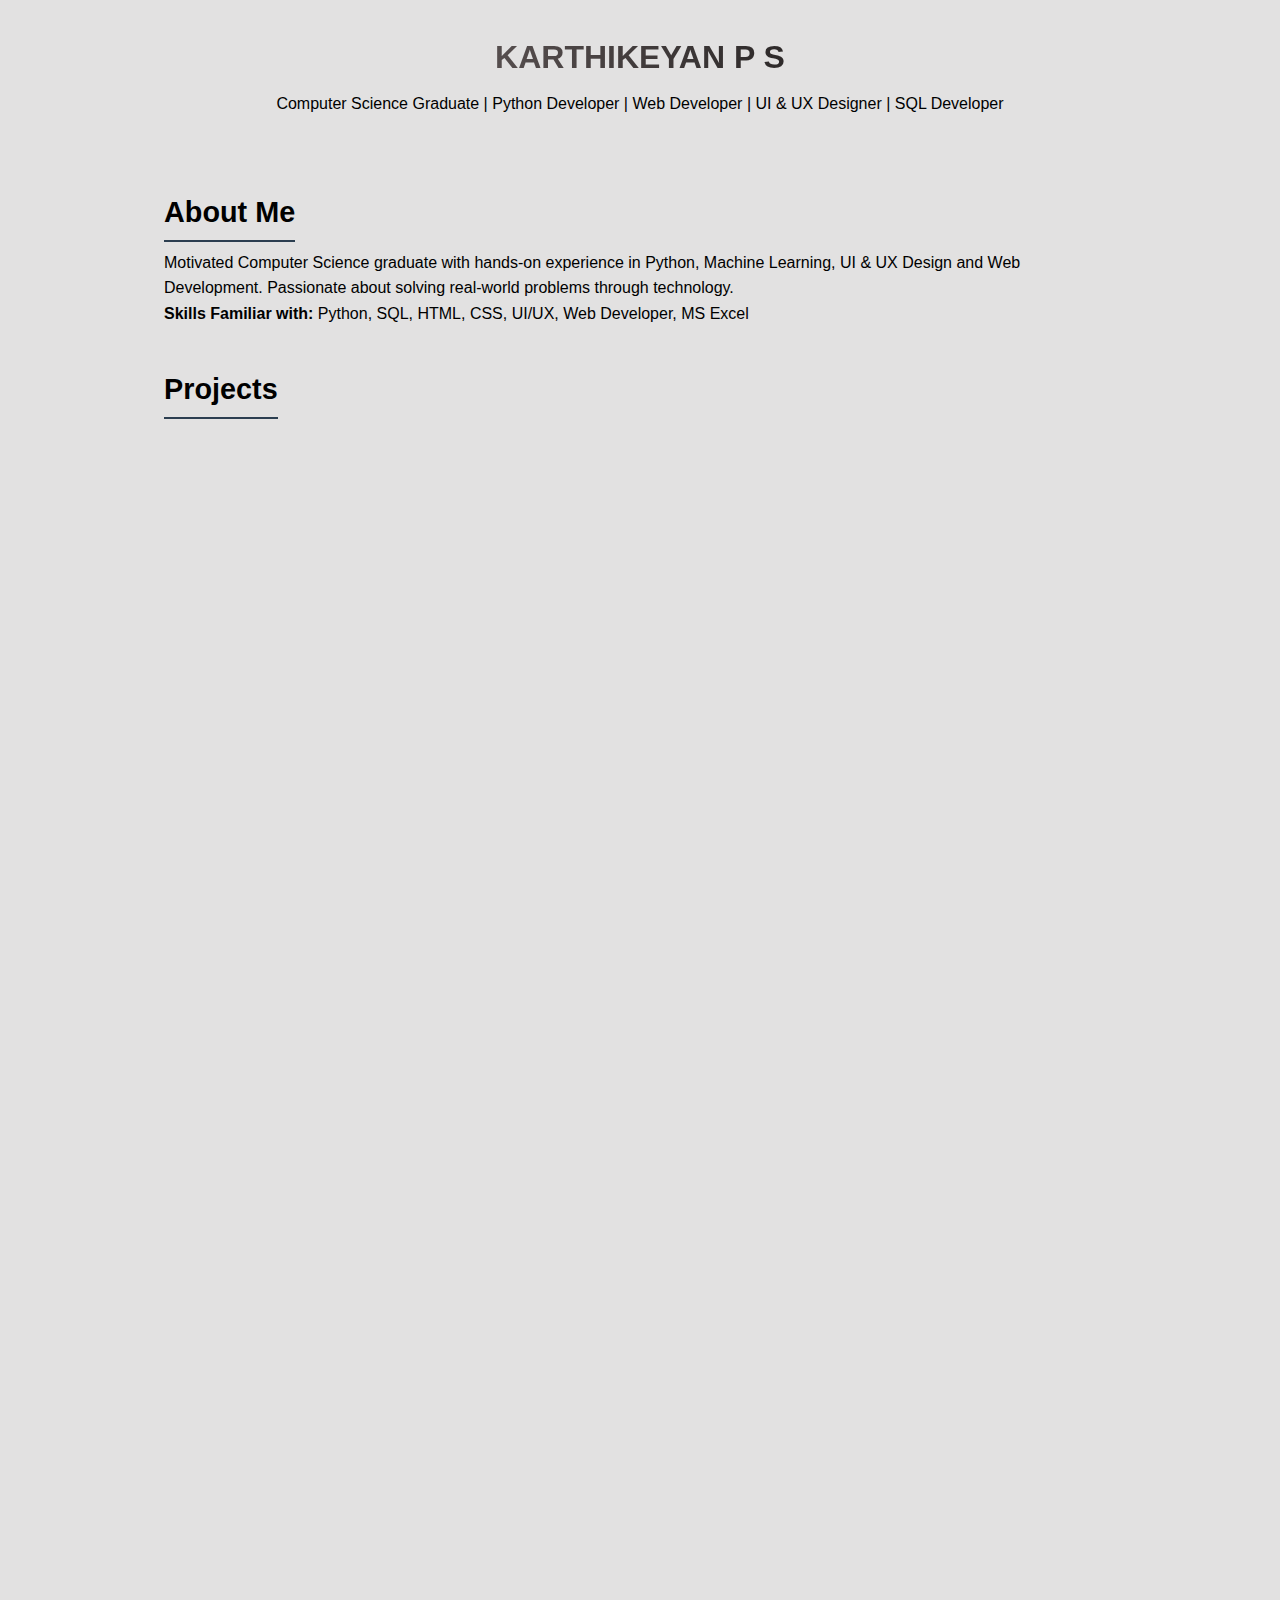
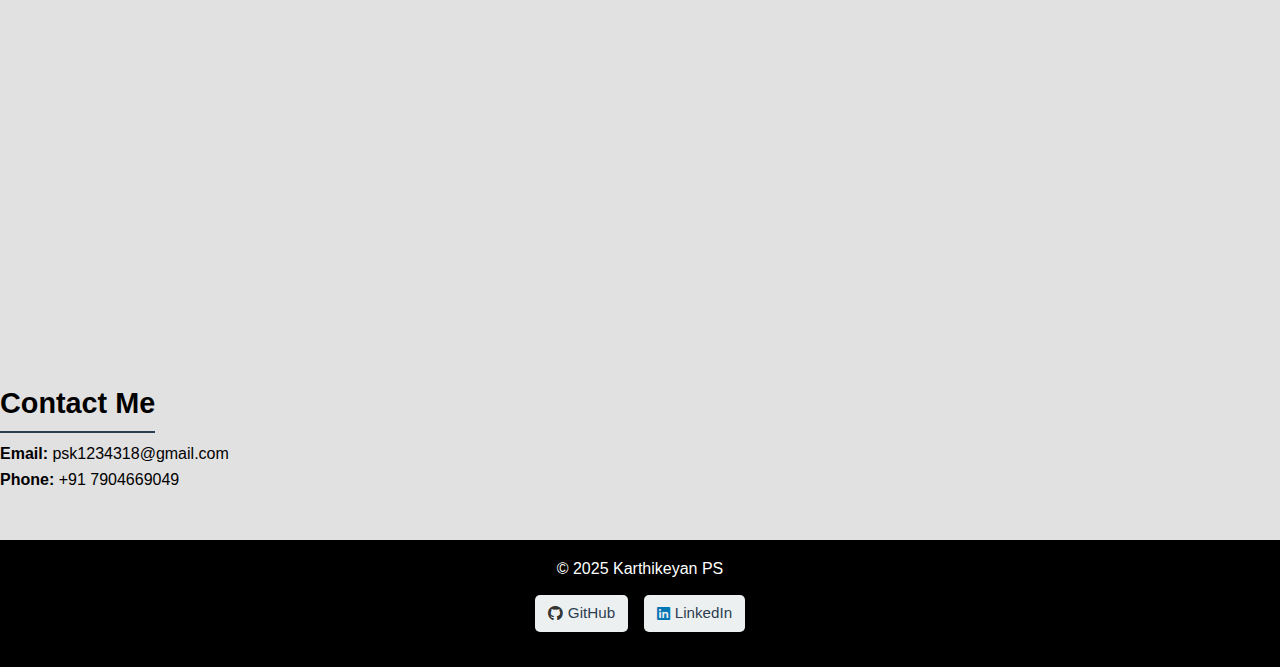
<file: index.html>
<!DOCTYPE html>
<html lang="en">
<head>
  <meta charset="UTF-8" />
  <meta name="viewport" content="width=device-width, initial-scale=1.0"/>
  <title>Karthikeyan PS | Portfolio</title>
  <link rel="stylesheet" href="assets/css/style.css" />
  <link rel="stylesheet" href="https://cdnjs.cloudflare.com/ajax/libs/font-awesome/6.4.0/css/all.min.css" />
</head>
  
<body>

  <div class="container">
    <header>
    
      <h1>KARTHIKEYAN P S</h1>
      <p>Computer Science Graduate | Python Developer | Web Developer | UI & UX Designer | SQL Developer</p>

    </header>

    <section id="about">
      <h2>About Me</h2>
      <p>
        Motivated Computer Science graduate with hands-on experience in Python, Machine Learning, UI & UX Design and Web Development. Passionate about solving real-world problems through technology.
      </p>
      <ul>
        <p><strong>Skills Familiar with:</strong> Python, SQL, HTML, CSS, UI/UX, Web Developer, MS Excel</p>
      </ul>
    </section>

    <section id="projects">
      <h2>Projects</h2>

      <div class="project">
          <h3>Tax invoice Table</h3>
          <a href="https://karthikeyan7325.github.io/Tax_invoice/" target="_blank">
            <img src="images/interface_design.jpg" alt="Interface Design Screenshot" />
          </a>
          <p>A clean and professional Tax Invoice Generator built using HTML and CSS, designed for easy customization and printing.</p>
          <p><strong>Technologies:</strong> HTML</p>
      </div>
        
        <div class="project">
          <h3>Glaucoma Screening Website</h3>
          <a href="instruct.html">
            <img src="images/glaucoma_site.jpg" alt="Glaucoma Screening Screenshot" />
          </a>
          <p>Created a Glaucoma Awareness website using HTML and CSS, featuring informative sections about the disease. Designed with a clean layout for easy reading and better public awareness.
.</p>
          <p><strong>Technologies:</strong> HTML & Python</p>
        </div>

        <div class="project">
          <h3>NASA Space Apps: Ocean Garden</h3>
          <a href="ocean-garden.html">
            <img src="images/nasa_ocean_garden.png" alt="Ocean Garden Project Screenshot" />
          </a>
          <p>
            Developed a solution to protect ocean ecosystems using technology and data visualization. Built a responsive website for awareness and educational outreach.
          </p>
          <p><strong>Technologies:</strong> HTML, CSS</p>
        </div>

        <div class="project">
          <h3>Pencil Art App UI/UX Design</h3>
          <a href="https://www.figma.com/proto/MRib3SRuYB4wghBJIc0Jma/Pencil-Art-App?node-id=10-160&p=f&t=3bIoAZzbqgSCOz3y-0&scaling=scale-down&content-scaling=fixed&page-id=0%3A1&starting-point-node-id=10%3A160" target="_blank">
            <img src="images/interface_design.jpg" alt="Interface Design Screenshot" />
          </a>
          <p>Designed a creative pencil art app in Figma featuring login and Google sign-in. Users can explore, download, like, and share pencil drawings in a clean, modern interface.</p>
          <p><strong>Tools:</strong> Figma</p>
        </div>

          <div class="project">
          <h3>Interactive poster</h3>
          <a href="https://www.figma.com/proto/eV142LMaxxMnt8qstt5dPS/Untitled?node-id=1-32&p=f&t=8BUEpvGOXbz5bMXx-0&scaling=scale-down&content-scaling=fixed&page-id=0%3A1" target="_blank">
            <img src="images/interface_design.jpg" alt="Interface Design Screenshot" />
          </a>
          <p>Designed an interactive poster in Figma with an animated background, blending motion and typography for an engaging visual impact. Focused on delivering a modern, motivational theme: Your Future in Your Hand.</p>
          <p><strong>Tools:</strong> Figma</p>
        </div>

          <div class="project">
          <h3>Interface Design Prototype</h3>
          <a href="https://www.figma.com/proto/9AZPYhbheKM1dROcnWL1VC/musically-app?node-id=119-2430&t=4CgH1le0HKG46iCt-0&scaling=contain&content-scaling=fixed&page-id=0%3A1&starting-point-node-id=119%3A2430" target="_blank">
            <img src="images/interface_design.jpg" alt="Interface Design Screenshot" />
          </a>
          <p>Looptune is a simple and modern music app prototype made in Figma, featuring clean screens for home, search, playlists, and now playing. I created it using a basic prototype flow for easy navigation and an enjoyable listening experience.
</p>
          <p><strong>Tools:</strong> Figma</p>
        </div>
        
        <div class="project">
          <h3>Vibrant UI for an Online Flower Store</h3>
          <a href="https://www.figma.com/proto/2TTa0fgPxnuc0xcpkOgcYg/Untitled?node-id=7-478&t=9Vf6LXFLkQujhKwT-0&scaling=contain&content-scaling=fixed&page-id=0%3A1&starting-point-node-id=7%3A478" target="_blank">
            <img src="images/interface_design.jpg" alt="Interface Design Screenshot" />
          </a>
          <p>Designed a modern flower shop website concept with vibrant UI showcasing different flowers. Focused on clean typography, engaging colors, and product details to enhance user experience.</p>
          <p><strong>Tools:</strong> Figma</p>
        </div>


        <div class="project">
          <h3>UI/UX Design – Societal Application</h3>
          <a href="https://www.figma.com/proto/IrRLUmDocNr9bn2ZurrBjM/sociality-application?node-id=3-34&p=f&t=JyQLgDdDLQVsOwNW-0&scaling=contain&content-scaling=fixed&page-id=0%3A1" target="_blank">
            <img src="images/societal_app_uiux.jpg" alt="Societal App UI/UX Design" />
          </a>
          <p>Designed an interactive mobile application interface using Figma, focused on community engagement, awareness, and social collaboration.</p>
          <p><strong>Tools Used:</strong> Figma</p>
        </div> 
       
      </div>
    </section>

    <section id="contact">
      <h2>Contact Me</h2>
      <p><strong>Email:</strong> psk1234318@gmail.com</p>
      <p><strong>Phone:</strong> +91 7904669049</p>
     
    </section>

    <footer>
      <p>&copy; 2025 Karthikeyan PS</p>
       <div class="social-links">
        <a href="https://github.com/karthikeyan7325" target="_blank" class="github">
          <i class="fab fa-github"></i> GitHub
        </a>
        <a href="https://www.linkedin.com/in/karthikeyan-ps-022699248" target="_blank" class="linkedin">
          <i class="fab fa-linkedin"></i> LinkedIn
        </a>
      </div>
    </footer>
  </div>

  <!-- Project Animation Script -->
  <script>
    document.addEventListener("DOMContentLoaded", () => {
      const projects = document.querySelectorAll('.project');
      const observer = new IntersectionObserver(entries => {
        entries.forEach(entry => {
          if (entry.isIntersecting) {
            entry.target.style.animationPlayState = 'running';
          }
        });
      }, { threshold: 0.3 });

      projects.forEach(project => {
        observer.observe(project);
        project.style.animationPlayState = 'paused';
      });
    });
  </script>
</body>
</html>
</file>
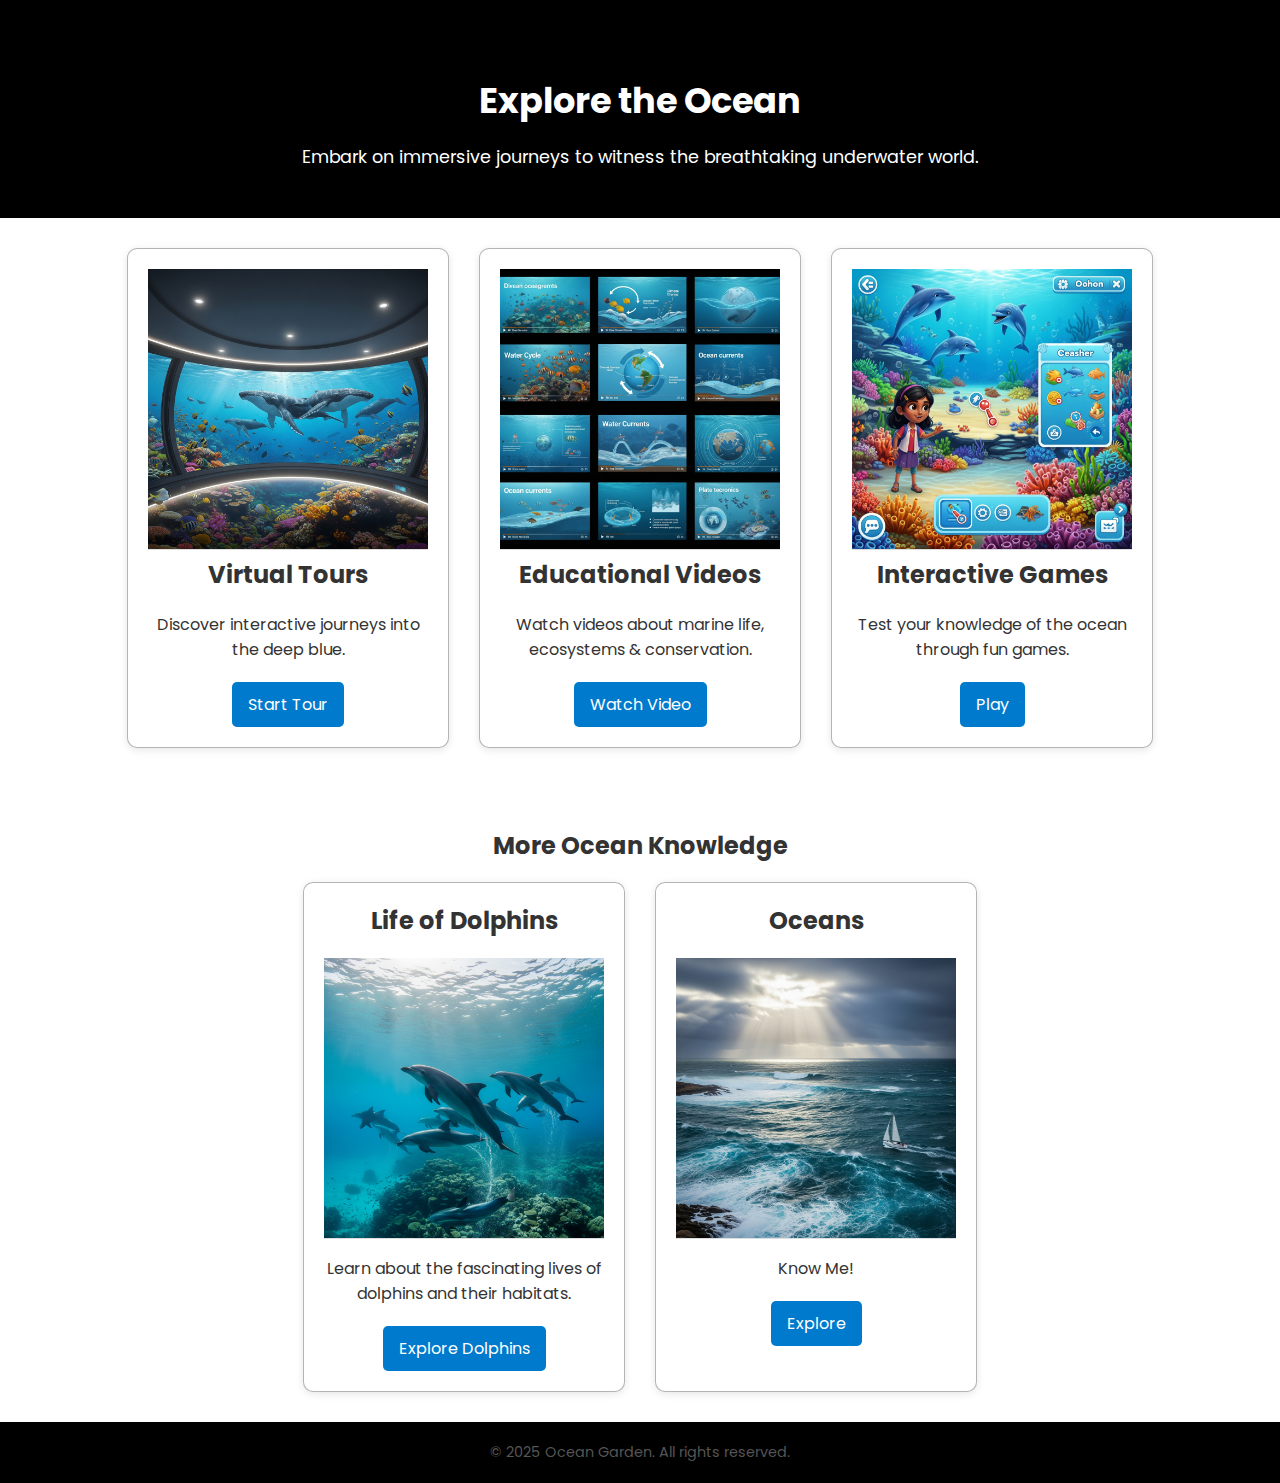
<file: explore.html>
<!DOCTYPE html>
<html lang="en">
<head>
  <meta charset="UTF-8">
  <meta name="viewport" content="width=device-width, initial-scale=1.0">
  <title>Explore the Ocean | Ocean Garden</title>
  <link href="https://fonts.googleapis.com/css2?family=Poppins:wght@300;500;700&display=swap" rel="stylesheet">
  <style>
    body {
      font-family: 'Poppins', sans-serif;
      margin: 0;
      padding: 0;
      background-color: #ffffff;
      color: #333;
    }
    header {
      text-align: center;
      padding: 50px 20px 30px;
      background-color: #000000;
      color: white;
    }
    header h1 {
      font-size: 2.2rem;
      margin-bottom: 10px;
    }
    header p {
      font-size: 1.1rem;
    }
    .section {
      padding: 30px 20px;
      text-align: center;
    }
    .cards {
      display: flex;
      flex-wrap: wrap;
      gap: 30px;
      justify-content: center;
    }
    .card img {
      width: 100%;
      height: auto;
      border-bottom: 1px solid #ddd;
    }
    .card {
      background: white;
      border: 1px solid #0000004b;
      padding: 20px;
      width: 280px;
      border-radius: 10px;
      box-shadow: 0 2px 8px rgba(0,0,0,0.1);
    }
    .card h2 {
      margin-top: 0;
    }
    .card p {
      margin: 10px 0;
    }
    .card a {
      display: inline-block;
      margin-top: 10px;
      padding: 10px 16px;
      background-color: #007acc;
      color: white;
      text-decoration: none;
      border-radius: 5px;
    }
    footer {
      text-align: center;
      padding: 20px;
      background-color: #000000;
      font-size: 0.9rem;
      color: #555;
    }
  </style>
</head>
<body>
  <header>
    <h1>Explore the Ocean</h1>
    <p>Embark on immersive journeys to witness the breathtaking underwater world.</p>
  </header>

  <section class="section">
    <div class="cards">
      <div class="card">
        <img src="images/Virtual_Tours.jpg" alt="Virtual Tours">
        <h2> Virtual Tours</h2>
        <p>Discover interactive journeys into the deep blue.</p>
        <a href="tour.html">Start Tour</a>
      </div>
      <div class="card">
  <img src="images/educational_videos.jpg" alt="Educational Videos">
  <h2>Educational Videos</h2>
  <p>Watch videos about marine life, ecosystems & conservation.</p>
  <a href="https://youtu.be/MfWyzrkFkg8?si=jn8xUvbOc1JHyVpD">Watch Video</a>
</div>

      <div class="card">
        <img src="images/games.jpg" alt="Interactive Games">
        <h2> Interactive Games</h2>
        <p>Test your knowledge of the ocean through fun games.</p>
        <a href="https://ytyt7t.github.io/Oceangarden./quiz.html">Play</a>
      </div>
    </div>
  </section>

  <section class="section">
    <h2>More Ocean Knowledge</h2>
    <div class="cards">
      <div class="card">
        <h2> Life of Dolphins</h2>
        <img src="images/dolphins.jpg" alt="Dolphins">
        <p>Learn about the fascinating lives of dolphins and their habitats.</p>
        <a href="https://dolphinexplorer.com/En/">Explore Dolphins</a>
      </div>
      <div class="card">
        <h2> Oceans </h2>
        <img src="images/trivia.jpg" alt="Oceans ">
        <p>Know Me!</p>
        <a href="https://oceanservice.noaa.gov/facts/howmanyoceans.html">Explore</a>
      </div>
    </div>
  </section>

  <footer>
    &copy; 2025 Ocean Garden. All rights reserved.
  </footer>
</body>
</html>
</file>
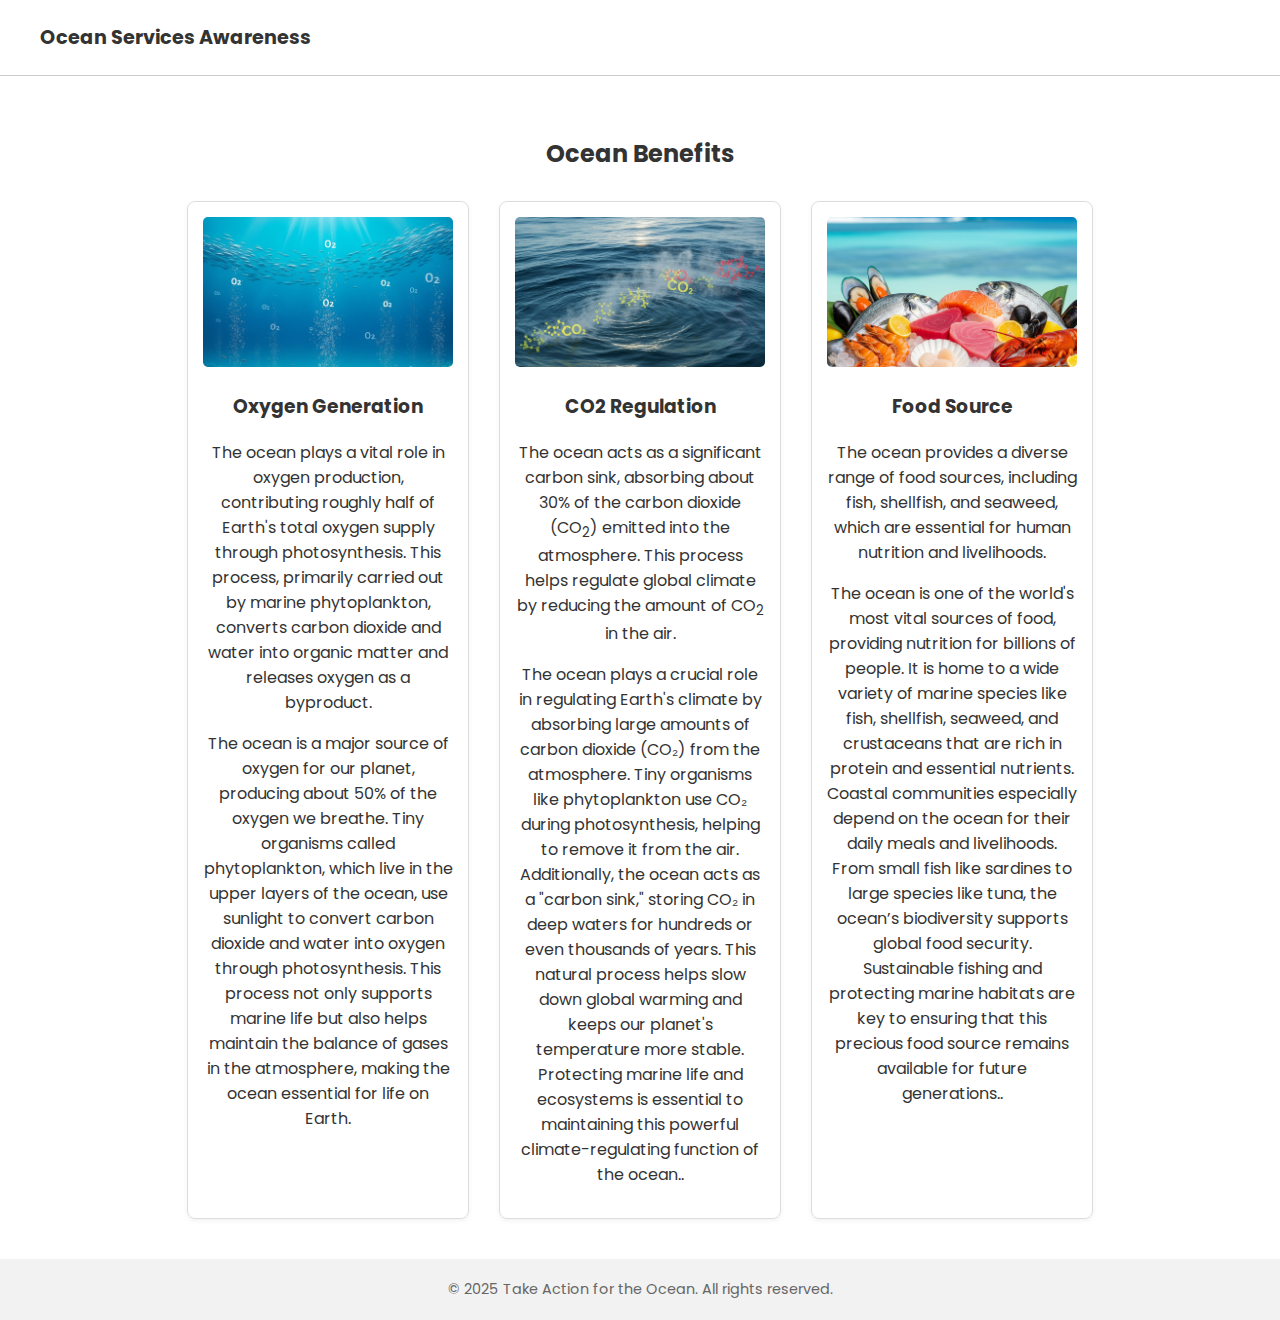
<file: Ocean-Benefits.html>
<!DOCTYPE html>
<html lang="en">
<head>
  <meta charset="UTF-8" />
  <meta name="viewport" content="width=device-width, initial-scale=1.0"/>
  <title>Ocean Garden | Karthikeyan PS</title>
  <link href="https://fonts.googleapis.com/css2?family=Poppins:wght@300;500;700&display=swap" rel="stylesheet"/>
  <style>
    body {
      font-family: 'Poppins', sans-serif;
      margin: 0;
      padding: 0;
      background-color: #fff;
      color: #333;
    }
    nav {
      background-color: #ffffff;
      padding: 10px 40px;
      display: flex;
      justify-content: space-between;
      align-items: center;
      border-bottom: 1px solid #ccc;
    }
    nav h1 {
      font-size: 1.2rem;
    }
    nav ul {
      list-style: none;
      display: flex;
      gap: 20px;
      margin: 0;
      padding: 0;
    }
    nav ul li a {
      text-decoration: none;
      color: #007acc;
      font-weight: 500;
    }
    header {
      background-color: #000000;
      color: white;
      padding: 80px 20px;
      text-align: center;
    }
    header h2 {
      font-size: 2.5rem;
      margin-bottom: 10px;
    }
    header p {
      font-size: 1.2rem;
      margin-bottom: 20px;
    }
    .btn {
      background-color: #007acc;
      color: white;
      padding: 10px 20px;
      border: none;
      border-radius: 5px;
      text-decoration: none;
    }
    .section {
      padding: 40px 20px;
      text-align: center;
    }
    .cards {
      display: flex;
      flex-wrap: wrap;
      justify-content: center;
      gap: 30px;
      margin-top: 30px;
    }
    .card {
      width: 250px;
      border: 1px solid #ddd;
      border-radius: 8px;
      padding: 15px;
      box-shadow: 0 2px 5px rgba(0,0,0,0.05);
      text-align: center;
    }
    .card img {
      width: 100%;
      height: 150px;
      object-fit: cover;
      border-radius: 5px;
    }
    footer {
      background-color: #f2f2f2;
      text-align: center;
      padding: 20px;
      font-size: 0.9rem;
      color: #666;
    }
  </style>
</head>
<body>

  <nav>
    <h1>Ocean Services Awareness</h1>
  </nav>
  <section id="benefits" class="section">
    <h2>Ocean Benefits</h2>
    <div class="cards">
      <div class="card">
        <img src="images/ocean_oxygen.jpg" alt="Oxygen Generation" />
        <h3>Oxygen Generation</h3>
        <p style="text-align:left; margin: 0 auto; max-width: 220px;"></p>
            The ocean plays a vital role in oxygen production, contributing roughly half of Earth's total oxygen supply through photosynthesis. This process, primarily carried out by marine phytoplankton, converts carbon dioxide and water into organic matter and releases oxygen as a byproduct.
        </p>
        <p>The ocean is a major source of oxygen for our planet, producing about 50% of the oxygen we breathe. Tiny organisms called phytoplankton, which live in the upper layers of the ocean, use sunlight to convert carbon dioxide and water into oxygen through photosynthesis. This process not only supports marine life but also helps maintain the balance of gases in the atmosphere, making the ocean essential for life on Earth.</p>
      </div>
      <div class="card">
        <img src="images/ocean_co2.jpg" alt="CO2 Regulation" />
        <h3>CO2 Regulation</h3>
        <p style="text-align:left; margin: 0 auto; max-width: 220px;"></p>
            The ocean acts as a significant carbon sink, absorbing about 30% of the carbon dioxide (CO<sub>2</sub>) emitted into the atmosphere. This process helps regulate global climate by reducing the amount of CO<sub>2</sub> in the air.
        <p>The ocean plays a crucial role in regulating Earth's climate by absorbing large amounts of carbon dioxide (CO₂) from the atmosphere. Tiny organisms like phytoplankton use CO₂ during photosynthesis, helping to remove it from the air. Additionally, the ocean acts as a "carbon sink," storing CO₂ in deep waters for hundreds or even thousands of years. This natural process helps slow down global warming and keeps our planet's temperature more stable. Protecting marine life and ecosystems is essential to maintaining this powerful climate-regulating function of the ocean..</p>
      </div>
      <div class="card">
        <img src="images/ocean_food.jpg" alt="Food Source" />
        <h3>Food Source</h3>
        <p style="text-align:left; margin: 0 auto; max-width: 220px;"></p>
            The ocean provides a diverse range of food sources, including fish, shellfish, and seaweed, which are essential for human nutrition and livelihoods.
        <p>The ocean is one of the world's most vital sources of food, providing nutrition for billions of people. It is home to a wide variety of marine species like fish, shellfish, seaweed, and crustaceans that are rich in protein and essential nutrients. Coastal communities especially depend on the ocean for their daily meals and livelihoods. From small fish like sardines to large species like tuna, the ocean’s biodiversity supports global food security. Sustainable fishing and protecting marine habitats are key to ensuring that this precious food source remains available for future generations..</p>
      </div>
    </div>
  </section>

  <footer>
    &copy; 2025 Take Action for the Ocean. All rights reserved.
  </footer>

</body>
</html>
</file>
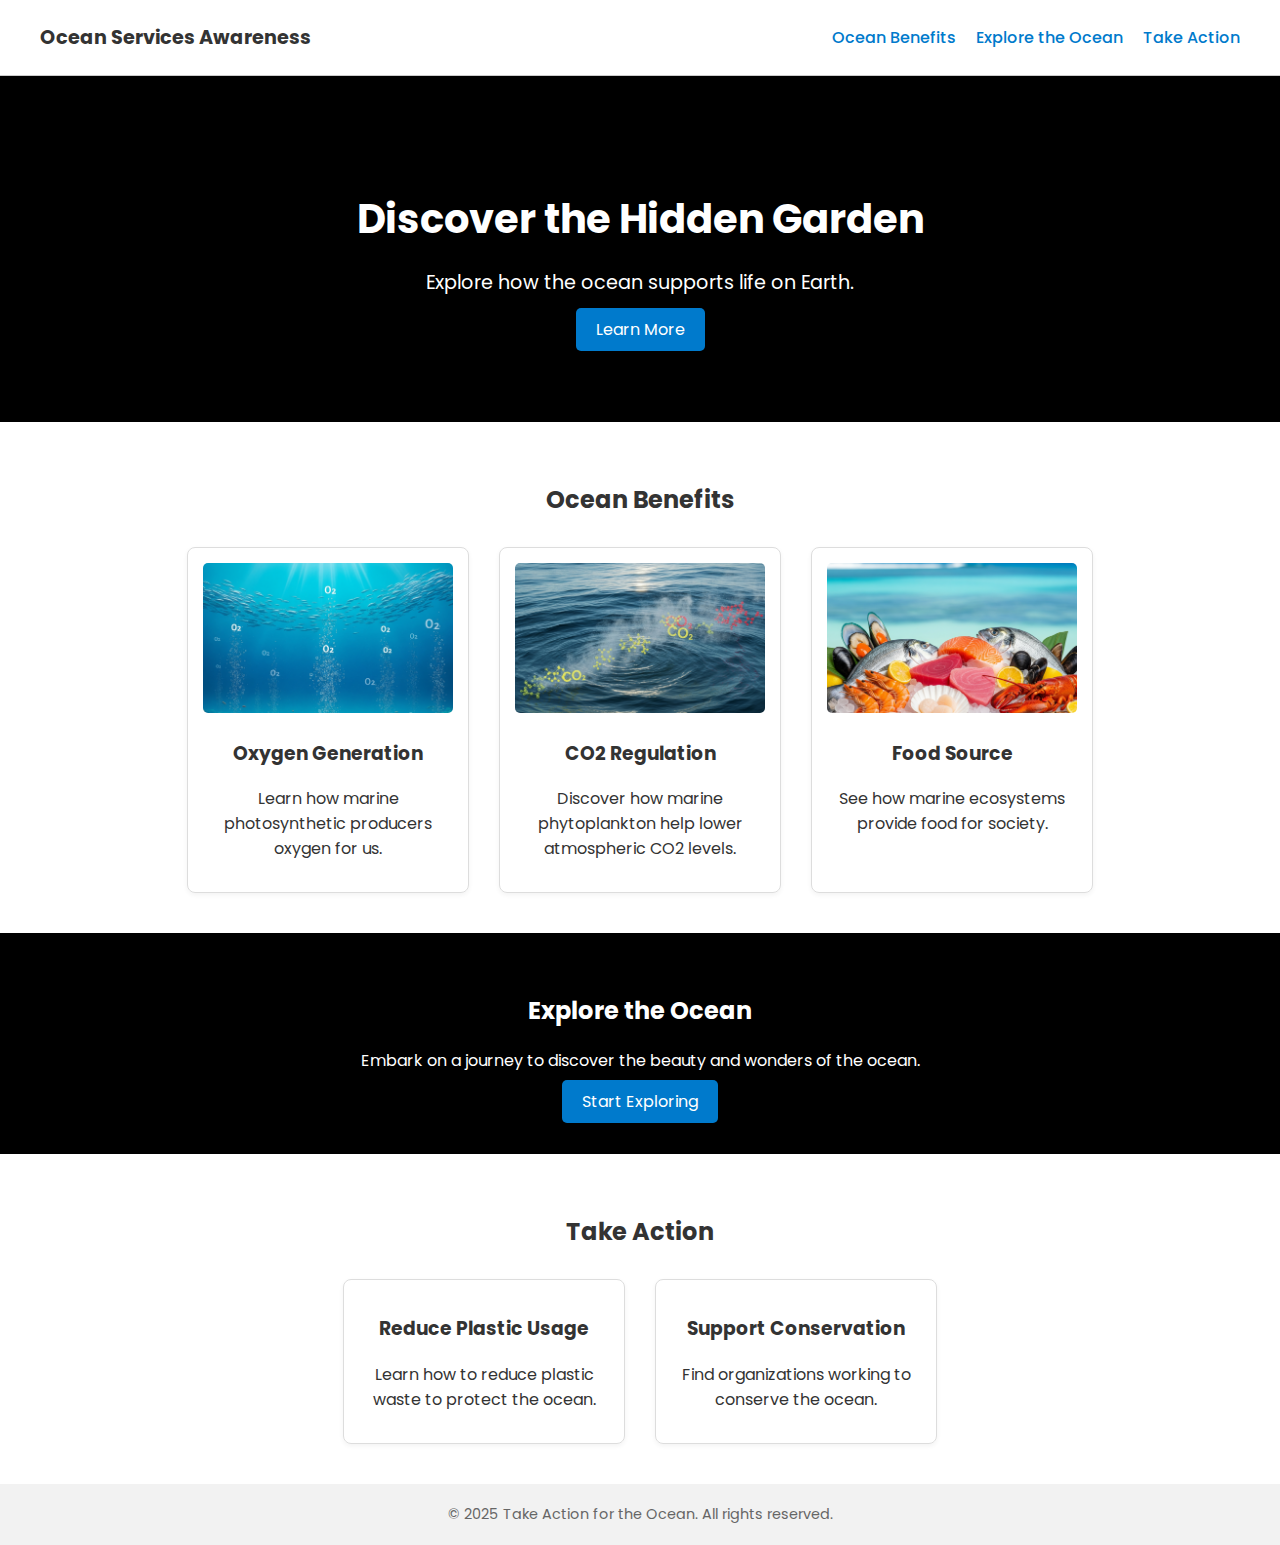
<file: ocean-garden.html>
<!DOCTYPE html>
<html lang="en">
<head>
  <meta charset="UTF-8">
  <meta name="viewport" content="width=device-width, initial-scale=1.0">
  <title>Ocean Garden | Karthikeyan PS</title>
  <link href="https://fonts.googleapis.com/css2?family=Poppins:wght@300;500;700&display=swap" rel="stylesheet">
  <style>
    body {
      font-family: 'Poppins', sans-serif;
      margin: 0;
      padding: 0;
      background-color: #fff;
      color: #333;
    }
    nav {
      background-color: #ffffff;
      padding: 10px 40px;
      display: flex;
      justify-content: space-between;
      align-items: center;
      border-bottom: 1px solid #ccc;
    }
    nav h1 {
      font-size: 1.2rem;
    }
    nav ul {
      list-style: none;
      display: flex;
      gap: 20px;
      margin: 0;
      padding: 0;
    }
    nav ul li a {
      text-decoration: none;
      color: #007acc;
      font-weight: 500;
    }
    header {
      background-color: #000000;
      color: white;
      padding: 80px 20px;
      text-align: center;
    }
    header h2 {
      font-size: 2.5rem;
      margin-bottom: 10px;
    }
    header p {
      font-size: 1.2rem;
      margin-bottom: 20px;
    }
    .btn {
      background-color: #007acc;
      color: white;
      padding: 10px 20px;
      border: none;
      border-radius: 5px;
      text-decoration: none;
    }
    .section {
      padding: 40px 20px;
      text-align: center;
    }
    .cards {
      display: flex;
      flex-wrap: wrap;
      justify-content: center;
      gap: 30px;
      margin-top: 30px;
    }
    .card {
      width: 250px;
      border: 1px solid #ddd;
      border-radius: 8px;
      padding: 15px;
      box-shadow: 0 2px 5px rgba(0,0,0,0.05);
      text-align: center;
    }
    .card img {
      width: 100%;
      height: 150px;
      object-fit: cover;
      border-radius: 5px;
    }
    footer {
      background-color: #f2f2f2;
      text-align: center;
      padding: 20px;
      font-size: 0.9rem;
      color: #666;
    }
  </style>
</head>
<body>
  <nav>
    <h1>Ocean Services Awareness</h1>
    <ul>
      <li><a href="Ocean-Benefits.html">Ocean Benefits</a></li>
      <li><a href="#explore">Explore the Ocean</a></li>
      <li><a href="#action">Take Action</a></li>
    </ul>
  </nav>

  <header>
    <h2>Discover the Hidden Garden</h2>
    <p>Explore how the ocean supports life on Earth.</p>
    <a href="https://plasticbank.com/blog/the-oceans-connection-to-all-life-on-earth/" class="btn">Learn More</a>
  </header>

  <section id="benefits" class="section">
    <h2>Ocean Benefits</h2>
    <div class="cards">
      <div class="card">
        <img src="images/ocean_oxygen.jpg" alt="Oxygen Generation">
        <h3>Oxygen Generation</h3>
        <p>Learn how marine photosynthetic producers oxygen for us.</p>
      </div>
      <div class="card">
        <img src="images/ocean_co2.jpg" alt="CO2 Regulation">
        <h3>CO2 Regulation</h3>
        <p>Discover how marine phytoplankton help lower atmospheric CO2 levels.</p>
      </div>
      <div class="card">
        <img src="images/ocean_food.jpg" alt="Food Source">
        <h3>Food Source</h3>
        <p>See how marine ecosystems provide food for society.</p>
      </div>
    </div>
  </section>

  <section id="explore" class="section" style="background-color: #000; color: white;">
    <h2>Explore the Ocean</h2>
    <p>Embark on a journey to discover the beauty and wonders of the ocean.</p>
    <a href="explore.html" class="btn">Start Exploring</a>
  </section>

  <section id="action" class="section">
    <h2>Take Action</h2>
    <div class="cards">
      <div class="card">
        <h3>Reduce Plastic Usage</h3>
        <p>Learn how to reduce plastic waste to protect the ocean.</p>
      </div>
      <div class="card">
        <h3>Support Conservation</h3>
        <p>Find organizations working to conserve the ocean.</p>
      </div>
    </div>
  </section>

  <footer>
    &copy; 2025 Take Action for the Ocean. All rights reserved.
  </footer>
</body>
</html>
</file>
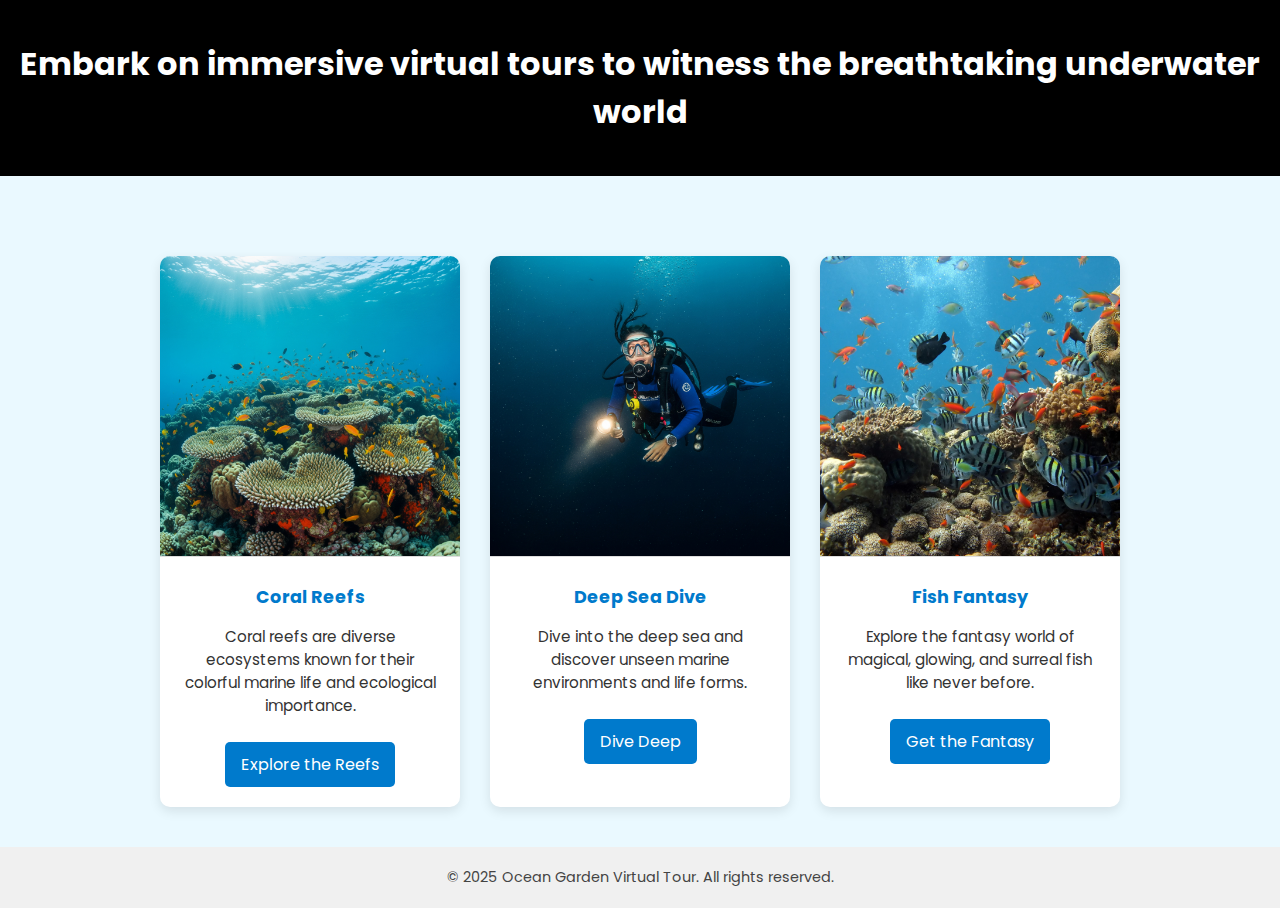
<file: tour.html>
<!DOCTYPE html>
<html lang="en">
<head>
  <meta charset="UTF-8">
  <meta name="viewport" content="width=device-width, initial-scale=1.0">
  <title>Virtual Tour | Coral Reefs</title>
  <link href="https://fonts.googleapis.com/css2?family=Poppins:wght@300;500;700&display=swap" rel="stylesheet">
  <style>
    body {
      font-family: 'Poppins', sans-serif;
      background: #eaf9ff;
      margin: 0;
      padding: 0;
    }
    header {
      background-color: #000;
      color: white;
      text-align: center;
      padding: 40px 20px;
    }
    header h1 {
      margin: 0;
      font-size: 2rem;
    }
    .container {
      padding: 40px 60px;
      display: flex;
      flex-direction: column;
      align-items: center;
    }
    .grid {
      display: flex;
      justify-content: center;
      flex-wrap: wrap;
      gap: 30px;
      margin-top: 40px;
    }
    .section {
      max-width: 1200px;
      text-align: center;
    }
    .card {
      background: white;
      border-radius: 10px;
      box-shadow: 0 4px 12px rgba(0,0,0,0.1);
      width: 300px;
      overflow: hidden;
    }
    .card img {
      width: 100%;
      height: auto;
      border-bottom: 1px solid #ddd;
    }
    .card .content {
      padding: 20px;
    }
    .card h3 {
      margin: 0;
      color: #007acc;
      font-size: 1.1rem;
    }
    .card p {
      font-size: 0.95rem;
      color: #333;
    }
    .card a {
      display: inline-block;
      margin-top: 10px;
      background: #007acc;
      color: white;
      padding: 10px 16px;
      text-decoration: none;
      border-radius: 5px;
    }
    footer {
      text-align: center;
      padding: 20px;
      font-size: 0.9rem;
      background-color: #f0f0f0;
      color: #444;
    }
  </style>
</head>
<body>
  <header>
    <h1>Embark on immersive virtual tours to witness the breathtaking underwater world</h1>
  </header>

  <div class="container">
    <div class="section">
      <div class="grid">
        <div class="card">
          <img src="images/coral.jpg" alt="Coral Reefs">
          <div class="content">
            <h3>Coral Reefs</h3>
            <p>Coral reefs are diverse ecosystems known for their colorful marine life and ecological importance.</p>
            <a href="coral-reefs.html">Explore the Reefs</a>
          </div>
        </div>

        <div class="card">
          <img src="images/deepsea.jpg" alt="Deep Sea Dive">
          <div class="content">
            <h3>Deep Sea Dive</h3>
            <p>Dive into the deep sea and discover unseen marine environments and life forms.</p>
            <a href="deep-dive.html">Dive Deep</a>
          </div>
        </div>

        <div class="card">
          <img src="images/fishfantasy.jpg" alt="Fish Fantasy">
          <div class="content">
            <h3>Fish Fantasy</h3>
            <p>Explore the fantasy world of magical, glowing, and surreal fish like never before.</p>
            <a href="fantasy-fish.html">Get the Fantasy</a>
          </div>
        </div>
      </div>
    </div>
  </div>

  <footer>
    &copy; 2025 Ocean Garden Virtual Tour. All rights reserved.
  </footer>
</body>
</html>
</file>
<file: assets/css/style.css>
/* Reset & Base */
* {
  margin: 0;
  padding: 0;
  box-sizing: border-box;
}

body {
  font-family: "Segoe UI", sans-serif;
  background-color: #e2e1e1;
  color: #000000;
  line-height: 1.6;
  transition: background 0.3s ease, color 0.3s ease;
}

/* Container */
.container {
  max-width: 1000px;
  margin: auto;
  padding: 2rem 1.5rem;
}

/* Header */
header {
  text-align: center;
  margin-bottom: 2rem;
  animation: fadeIn 1.2s ease-in;
}

header img {
  width: 160px;
  height: 160px;
  border-radius: 50%;
  object-fit: cover;
  border: 3px solid #000000;
  margin-bottom: 1rem;
  transition: transform 0.4s ease;
}

header img:hover {
  transform: scale(1.05);
}

header h1 {
  background: linear-gradient(90deg, #837777, #000000);
  -webkit-background-clip: text;
  -webkit-text-fill-color: transparent;
  y
}

@keyframes shine {
  0% { background-position: -500px; }
  100% { background-position: 500px; }
}

h1, h2 {
  color: #000000;
  margin-bottom: 0.5rem;
}

h2 {
  margin-top: 2.5rem;
  font-size: 1.8rem;
  border-bottom: 2px solid #2c3e50;
  display: inline-block;
  padding-bottom: 0.3rem;
  animation: slideUp 0.8s ease forwards;
}

/* Social Media Links */
.social-links {
  margin-top: 0.8rem;
  margin-bottom: 1.2rem;
  display: flex;
  justify-content: center;
  gap: 1rem;
}

.social-links a {
  text-decoration: none;
  color: #2c3e50;
  background: #ecf0f1;
  padding: 0.4rem 0.8rem;
  border-radius: 5px;
  font-size: 0.95rem;
  display: inline-flex;
  align-items: center;
  gap: 5px;
  transition: background 0.3s ease, transform 0.2s;
}

.social-links a:hover {
  background: #dfe6e9;
  transform: translateY(-2px);
}

.social-links .github i { color: #333; }
.social-links .linkedin i { color: #0077b5; }

/* Project Grid */
.project-grid {
  display: grid;
  grid-template-columns: repeat(2, 1fr);
  gap: 1.5rem;
}

/* Project Cards */
.project {
  background: #ebebebcc;
  border: 1px solid #00000000;
  border-radius: 8px;
  overflow: hidden;
  box-shadow: 0 2px 8px rgba(0, 0, 0, 0.06);
  padding: 1rem;
  opacity: 0;
  transform: translateY(40px);
  animation: slideUp 0.8s ease forwards;
  transition: transform 0.3s ease, box-shadow 0.3s ease;
}

.project:hover {
  transform: translateY(-5px);
  box-shadow: 0 10px 16px rgba(0,0,0,0.12);
}

.project img {
  width: 100%;
  max-height: 200px;
  object-fit: cover;
  border-radius: 5px;
  margin-bottom: 1rem;
  transition: transform 0.4s ease;
}

.project:hover img {
  transform: scale(1.05);
}

.project h3 {
  margin-bottom: 0.5rem;
  color: #333;
}

.project p {
  margin-bottom: 0.5rem;
}

/* Footer */
footer {
  text-align: center;
  margin-top: 3rem;
  padding: 1rem;
  background-color: #000000;
  color: white;
  animation: fadeIn 1.2s ease-in;
}

/* Animations */
@keyframes fadeIn {
  from { opacity: 0; }
  to { opacity: 1; }
}

@keyframes slideUp {
  from {
    opacity: 0;
    transform: translateY(40px);
  }
  to {
    opacity: 1;
    transform: translateY(0);
  }
}

/* Staggered animation delay */
.project:nth-child(1) { animation-delay: 0.2s; }
.project:nth-child(2) { animation-delay: 0.4s; }
.project:nth-child(3) { animation-delay: 0.6s; }
.project:nth-child(4) { animation-delay: 0.8s; }

/* Responsive */
@media (max-width: 768px) {
  .project-grid {
    grid-template-columns: 1fr;
  }

  .project img {
    max-height: 180px;
  }

  header img {
    width: 100px;
    height: 100px;
  }

  h2 {
    font-size: 1.4rem;
  }
}

/* Theme Toggle Button */
.theme-toggle {
  position: fixed;
  top: 1rem;
  right: 1rem;
  background: #2c3e50;
  color: white;
  border: none;
  padding: 0.5rem 1rem;
  border-radius: 25px;
  cursor: pointer;
  z-index: 1000;
  box-shadow: 0 4px 8px rgba(0,0,0,0.2);
  transition: background 0.3s ease;
}

.theme-toggle:hover {
  background: #000000;
}

/* Dark Theme Mode */
body.dark-mode {
  background-color: #1c1c1c;
  color: #f5f5f5;
}

body.dark-mode .project {
  background: #2a2a2a;
  border-color: #444;
}

body.dark-mode .social-links a {
  background: #444;
  color: #f5f5f5;
}

body.dark-mode footer {
  background-color: #111;
}
</file>
